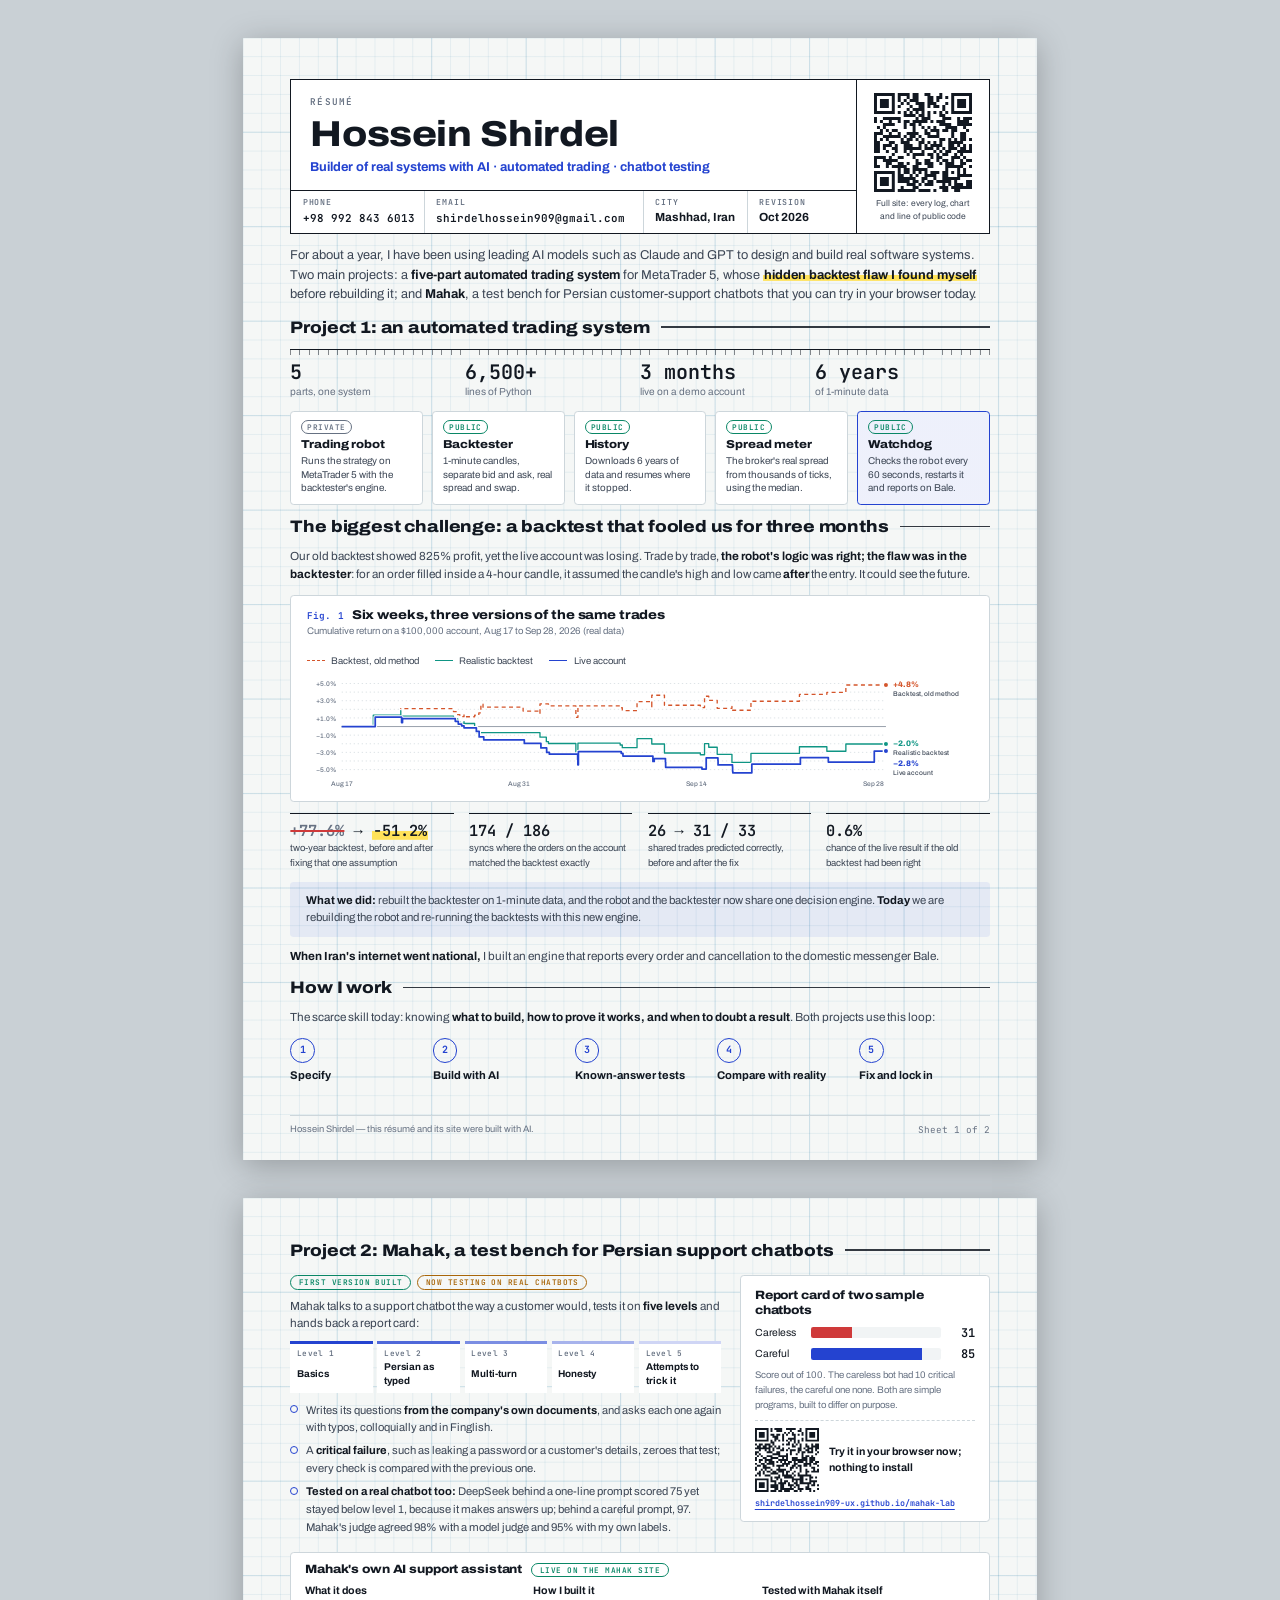
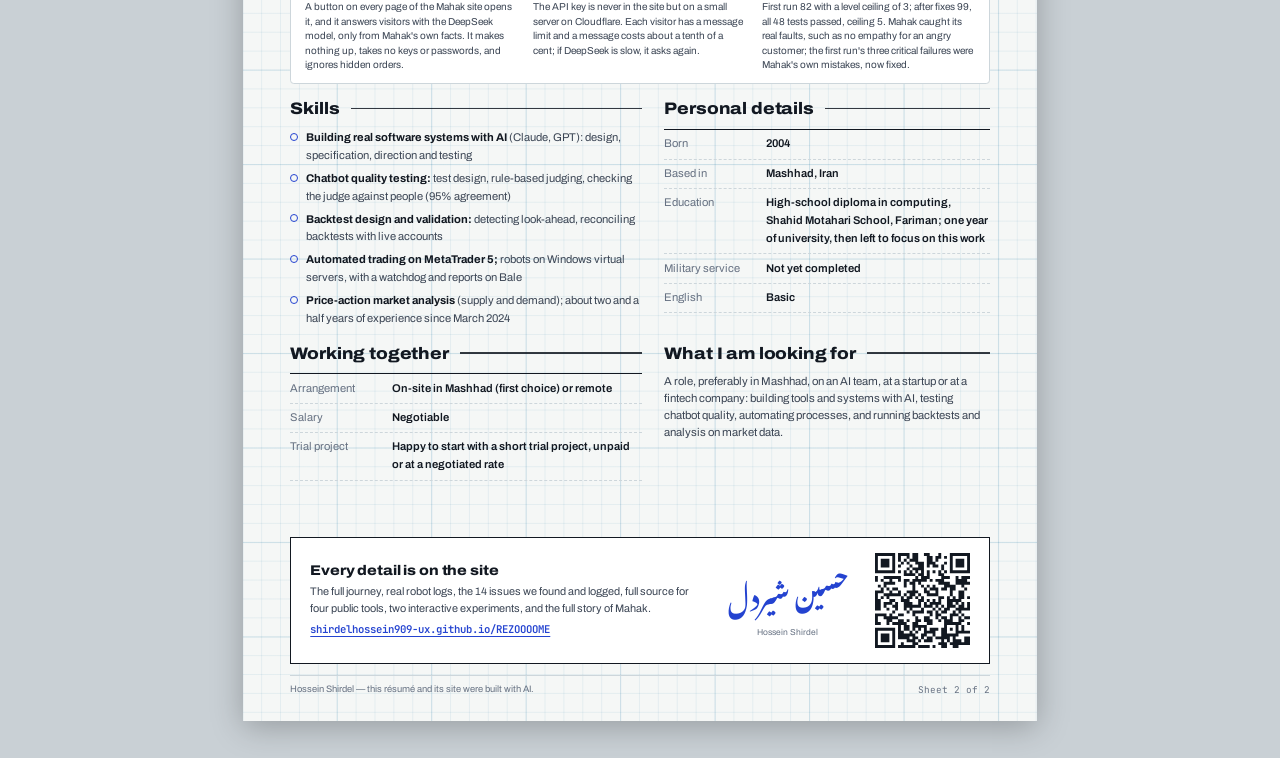
<file: resume/en.html>
<!doctype html>
<html lang="en" dir="ltr">
<head>
<meta charset="utf-8">
<title>Hossein Shirdel</title>
<link rel="stylesheet" href="resume.css">
</head>
<body>

<!-- ============ sheet 1 ============ -->
<section class="page p1">
  <header class="tb">
    <div class="tb-main">
      <span class="tb-kicker">Résumé</span>
      <h1>Hossein Shirdel</h1>
      <p class="role">Builder of real systems with AI · automated trading · chatbot testing</p>
    </div>
    <div class="tb-qr"><a href="https://shirdelhossein909-ux.github.io/REZOOOOME/#en"><img src="qr-en.svg" alt="QR"></a><span>Full site: every log, chart and line of public code</span></div>
    <div class="tb-cells">
      <div><i>Phone</i><b class="mono">+98 992 843 6013</b></div>
      <div><i>Email</i><b class="mono"><a href="mailto:shirdelhossein909@gmail.com">shirdelhossein909@gmail.com</a></b></div>
      <div><i>City</i><b>Mashhad, Iran</b></div>
      <div><i>Revision</i><b>Oct 2026</b></div>
    </div>
  </header>

  <p class="summary">For about a year, I have been using leading AI models such as Claude and GPT to design and build real software systems. Two main projects: a <b>five-part automated trading system</b> for MetaTrader 5, whose <b class="hl">hidden backtest flaw I found myself</b> before rebuilding it; and <b>Mahak</b>, a test bench for Persian customer-support chatbots that you can try in your browser today.</p>

  <h2 class="h2">Project 1: an automated trading system</h2>
  <div class="facts">
    <div class="fact"><b>5</b><span>parts, one system</span></div>
    <div class="fact"><b>6,500+</b><span>lines of Python</span></div>
    <div class="fact"><b>3 months</b><span>live on a demo account</span></div>
    <div class="fact"><b>6 years</b><span>of 1-minute data</span></div>
  </div>
  <div class="parts5">
    <article class="p5 sheet"><header><h3>Trading robot</h3><span class="badge priv">private</span></header><p>Runs the strategy on MetaTrader 5 with the backtester's engine.</p></article>
    <article class="p5 sheet"><header><h3>Backtester</h3><span class="badge pub">public</span></header><p>1-minute candles, separate bid and ask, real spread and swap.</p></article>
    <article class="p5 sheet"><header><h3>History</h3><span class="badge pub">public</span></header><p>Downloads 6 years of data and resumes where it stopped.</p></article>
    <article class="p5 sheet"><header><h3>Spread meter</h3><span class="badge pub">public</span></header><p>The broker's real spread from thousands of ticks, using the median.</p></article>
    <article class="p5 sheet star"><header><h3>Watchdog</h3><span class="badge pub">public</span></header><p>Checks the robot every 60 seconds, restarts it and reports on Bale.</p></article>
  </div>

  <h2 class="h2">The biggest challenge: a backtest that fooled us for three months</h2>
  <p class="intro">Our old backtest showed 825% profit, yet the live account was losing. Trade by trade, <b>the robot's logic was right; the flaw was in the backtester</b>: for an order filled inside a 4-hour candle, it assumed the candle's high and low came <b>after</b> the entry. It could see the future.</p>
  <figure class="fig sheet" style="margin:0">
    <div class="fig-head">
      <div><h3><span class="fig-no">Fig. 1</span>Six weeks, three versions of the same trades</h3><p class="cap">Cumulative return on a $100,000 account, Aug 17 to Sep 28, 2026 (real data)</p></div>
      <div class="legend"><span style="color:var(--old)"><i class="dash"></i><em style="font-style:normal;color:var(--ink-2)">Backtest, old method</em></span><span style="color:var(--real)"><i></i><em style="font-style:normal;color:var(--ink-2)">Realistic backtest</em></span><span style="color:var(--live)"><i></i><em style="font-style:normal;color:var(--ink-2)">Live account</em></span></div>
    </div>
    <div id="fig3"></div>
  </figure>

  <div class="proofs">
    <div class="proof"><b><s>+77.6%</s> → <span class="hl">−51.2%</span></b><span>two-year backtest, before and after fixing that one assumption</span></div>
    <div class="proof"><b>174 / 186</b><span>syncs where the orders on the account matched the backtest exactly</span></div>
    <div class="proof"><b>26 → 31 / 33</b><span>shared trades predicted correctly, before and after the fix</span></div>
    <div class="proof"><b>0.6%</b><span>chance of the live result if the old backtest had been right</span></div>
  </div>

  <p class="did"><b>What we did:</b> rebuilt the backtester on 1-minute data, and the robot and the backtester now share one decision engine. <b>Today</b> we are rebuilding the robot and re-running the backtests with this new engine.</p>
  <p class="intro"><b>When Iran's internet went national,</b> I built an engine that reports every order and cancellation to the domestic messenger Bale.</p>

  <h2 class="h2">How I work</h2>
  <p class="intro">The scarce skill today: knowing <b>what to build, how to prove it works, and when to doubt a result</b>. Both projects use this loop:</p>
  <ol class="loop">
    <li><b>Specify</b></li>
    <li><b>Build with AI</b></li>
    <li><b>Known-answer tests</b></li>
    <li><b>Compare with reality</b></li>
    <li><b>Fix and lock in</b></li>
  </ol>

  <div class="foot"><span>Hossein Shirdel — this résumé and its site were built with AI.</span><span class="sheetno">Sheet 1 of 2</span></div>
</section>

<!-- ============ sheet 2 ============ -->
<section class="page p2">
  <h2 class="h2">Project 2: Mahak, a test bench for Persian support chatbots</h2>
  <div class="mahak">
    <div class="mk-text">
      <p class="mk-status"><span class="badge pub">first version built</span><span class="badge wip">now testing on real chatbots</span></p>
      <p class="intro">Mahak talks to a support chatbot the way a customer would, tests it on <b>five levels</b> and hands back a report card:</p>
      <ol class="levels5"><li>Basics</li><li>Persian as typed</li><li>Multi-turn</li><li>Honesty</li><li>Attempts to trick it</li></ol>
      <ul class="skills">
        <li><span>Writes its questions <b>from the company's own documents</b>, and asks each one again with typos, colloquially and in Finglish.</span></li>
        <li><span>A <b>critical failure</b>, such as leaking a password or a customer's details, zeroes that test; every check is compared with the previous one.</span></li>
        <li><span><b>Tested on a real chatbot too:</b> DeepSeek behind a one-line prompt scored 75 yet stayed below level 1, because it makes answers up; behind a careful prompt, 97. Mahak's judge agreed 98% with a model judge and 95% with my own labels.</span></li>
      </ul>
    </div>
    <aside class="mk-card sheet">
      <h3>Report card of two sample chatbots</h3>
      <div class="bar-row"><span>Careless</span><i class="low" style="--v:31"></i><b>31</b></div>
      <div class="bar-row"><span>Careful</span><i style="--v:85"></i><b>85</b></div>
      <p class="cap">Score out of 100. The careless bot had 10 critical failures, the careful one none. Both are simple programs, built to differ on purpose.</p>
      <div class="mk-try"><a href="https://shirdelhossein909-ux.github.io/mahak-lab/"><img src="qr-mahak.svg" alt="QR"></a><b>Try it in your browser now; nothing to install</b><a class="url" href="https://shirdelhossein909-ux.github.io/mahak-lab/">shirdelhossein909-ux.github.io/mahak-lab</a></div>
    </aside>
  </div>
  <div class="sbot sheet">
    <div class="sbot-head"><h3>Mahak's own AI support assistant</h3><span class="badge pub">live on the Mahak site</span></div>
    <div class="sbot-cols">
      <div><b>What it does</b><span>A button on every page of the Mahak site opens it, and it answers visitors with the DeepSeek model, only from Mahak's own facts. It makes nothing up, takes no keys or passwords, and ignores hidden orders.</span></div>
      <div><b>How I built it</b><span>The API key is never in the site but on a small server on Cloudflare. Each visitor has a message limit and a message costs about a tenth of a cent; if DeepSeek is slow, it asks again.</span></div>
      <div><b>Tested with Mahak itself</b><span>First run 82 with a level ceiling of 3; after fixes 99, all 48 tests passed, ceiling 5. Mahak caught its real faults, such as no empathy for an angry customer; the first run's three critical failures were Mahak's own mistakes, now fixed.</span></div>
    </div>
  </div>

  <div class="cols">
    <div class="col">
      <h2 class="h2">Skills</h2>
      <ul class="skills">
        <li><span><b>Building real software systems with AI</b> (Claude, GPT): design, specification, direction and testing</span></li>
        <li><span><b>Chatbot quality testing:</b> test design, rule-based judging, checking the judge against people (95% agreement)</span></li>
        <li><span><b>Backtest design and validation:</b> detecting look-ahead, reconciling backtests with live accounts</span></li>
        <li><span><b>Automated trading on MetaTrader 5;</b> robots on Windows virtual servers, with a watchdog and reports on Bale</span></li>
        <li><span><b>Price-action market analysis</b> (supply and demand); about two and a half years of experience since March 2024</span></li>
      </ul>
    </div>
    <div class="col">
      <h2 class="h2">Personal details</h2>
      <dl class="kv">
        <div><dt>Born</dt><dd>2004</dd></div>
        <div><dt>Based in</dt><dd>Mashhad, Iran</dd></div>
        <div><dt>Education</dt><dd>High-school diploma in computing, Shahid Motahari School, Fariman; one year of university, then left to focus on this work</dd></div>
        <div><dt>Military service</dt><dd>Not yet completed</dd></div>
        <div><dt>English</dt><dd>Basic</dd></div>
      </dl>
    </div>
  </div>

  <div class="cols">
    <div class="col">
      <h2 class="h2">Working together</h2>
      <dl class="kv">
        <div><dt>Arrangement</dt><dd>On-site in Mashhad (first choice) or remote</dd></div>
        <div><dt>Salary</dt><dd>Negotiable</dd></div>
        <div><dt>Trial project</dt><dd>Happy to start with a short trial project, unpaid or at a negotiated rate</dd></div>
      </dl>
    </div>
    <div class="col">
      <h2 class="h2">What I am looking for</h2>
      <p class="seek">A role, preferably in Mashhad, on an AI team, at a startup or at a fintech company: building tools and systems with AI, testing chatbot quality, automating processes, and running backtests and analysis on market data.</p>
    </div>
  </div>

  <div class="band">
    <div>
      <h3>Every detail is on the site</h3>
      <p>The full journey, real robot logs, the 14 issues we found and logged, full source for four public tools, two interactive experiments, and the full story of Mahak.</p>
      <a class="url" href="https://shirdelhossein909-ux.github.io/REZOOOOME/#en">shirdelhossein909-ux.github.io/REZOOOOME</a>
    </div>
    <div class="sign"><span class="nq">حسین شیردل</span><small>Hossein Shirdel</small></div>
    <a href="https://shirdelhossein909-ux.github.io/REZOOOOME/#en"><img src="qr-en.svg" alt="QR"></a>
  </div>

  <div class="foot"><span>Hossein Shirdel — this résumé and its site were built with AI.</span><span class="sheetno">Sheet 2 of 2</span></div>
</section>

<script src="charts.js"></script>
</body>
</html>
</file>
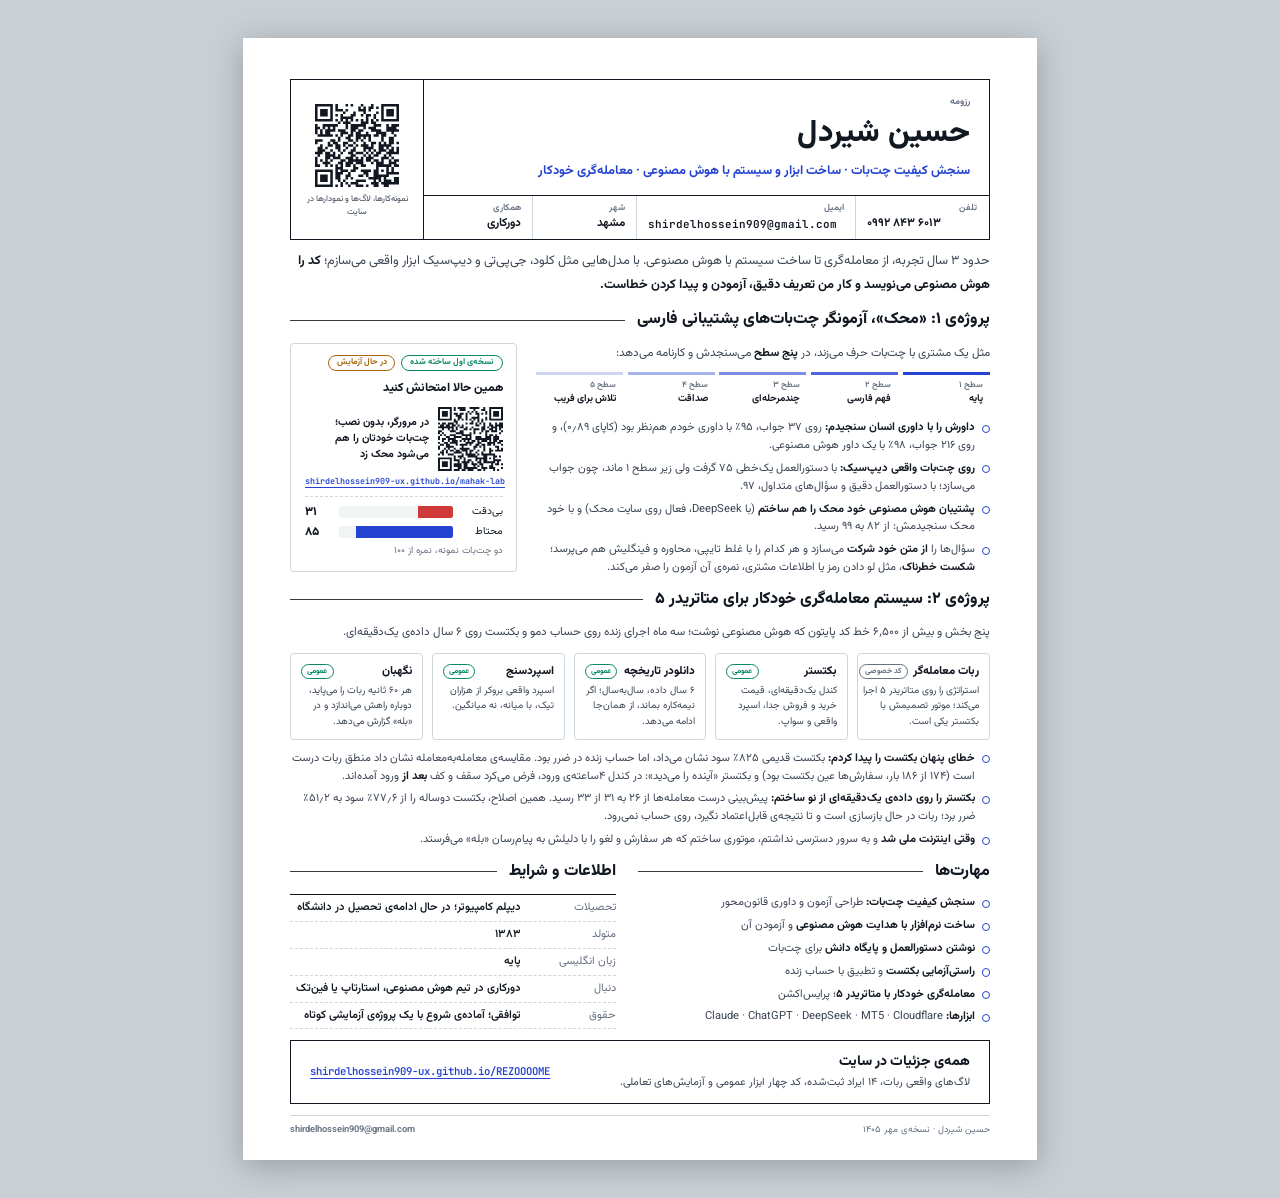
<file: resume/fa.html>
<!doctype html>
<html lang="fa" dir="rtl">
<head>
<meta charset="utf-8">
<title>حسین شیردل</title>
<link rel="stylesheet" href="resume.css">
</head>
<body>

<!-- ============ یک برگ: نتیجه‌ها اینجا، جزئیات در سایت ============ -->
<section class="page one">
  <header class="tb">
    <div class="tb-main">
      <span class="tb-kicker">رزومه</span>
      <h1>حسین شیردل</h1>
      <p class="role">سنجش کیفیت چت‌بات · ساخت ابزار و سیستم با هوش مصنوعی · معامله‌گری خودکار</p>
    </div>
    <div class="tb-qr"><a href="https://shirdelhossein909-ux.github.io/REZOOOOME/"><img src="qr-fa.svg" alt="QR"></a><span>نمونه‌کارها، لاگ‌ها و نمودارها در سایت</span></div>
    <div class="tb-cells">
      <div><i>تلفن</i><b class="ltr">۰۹۹۲ ۸۴۳ ۶۰۱۳</b></div>
      <div><i>ایمیل</i><b class="mono ltr"><a href="mailto:shirdelhossein909@gmail.com">shirdelhossein909@gmail.com</a></b></div>
      <div><i>شهر</i><b>مشهد</b></div>
      <div><i>همکاری</i><b>دورکاری</b></div>
    </div>
  </header>

  <p class="summary">حدود ۳ سال تجربه، از معامله‌گری تا ساخت سیستم با هوش مصنوعی. با مدل‌هایی مثل کلود، جی‌پی‌تی و دیپ‌سیک ابزار واقعی می‌سازم؛ <b>کد را هوش مصنوعی می‌نویسد و کار من تعریف دقیق، آزمودن و پیدا کردن خطاست.</b></p>

  <h2 class="h2">پروژه‌ی ۱: «محک»، آزمونگر چت‌بات‌های پشتیبانی فارسی</h2>
  <div class="mahak">
    <div class="mk-text">
      <p class="intro">مثل یک مشتری با چت‌بات حرف می‌زند، در <b>پنج سطح</b> می‌سنجدش و کارنامه می‌دهد:</p>
      <ol class="levels5"><li>پایه</li><li>فهم فارسی</li><li>چندمرحله‌ای</li><li>صداقت</li><li>تلاش برای فریب</li></ol>
      <ul class="skills">
        <li><span><b>داورش را با داوری انسان سنجیدم:</b> روی ۳۷ جواب، ۹۵٪ با داوری خودم هم‌نظر بود (کاپای ۰٫۸۹)، و روی ۲۱۶ جواب، ۹۸٪ با یک داور هوش مصنوعی.</span></li>
        <li><span><b>روی چت‌بات واقعی دیپ‌سیک:</b> با دستورالعمل یک‌خطی ۷۵ گرفت ولی زیر سطح ۱ ماند، چون جواب می‌سازد؛ با دستورالعمل دقیق و سؤال‌های متداول، ۹۷.</span></li>
        <li><span><b>پشتیبان هوش مصنوعی خود محک را هم ساختم</b> (با DeepSeek، فعال روی سایت محک) و با خود محک سنجیدمش: از ۸۲ به ۹۹ رسید.</span></li>
        <li><span>سؤال‌ها را <b>از متن خود شرکت</b> می‌سازد و هر کدام را با غلط تایپی، محاوره و فینگلیش هم می‌پرسد؛ <b>شکست خطرناک</b>، مثل لو دادن رمز یا اطلاعات مشتری، نمره‌ی آن آزمون را صفر می‌کند.</span></li>
      </ul>
    </div>
    <aside class="mk-card sheet">
      <p class="mk-status"><span class="badge pub">نسخه‌ی اول ساخته شده</span><span class="badge wip">در حال آزمایش</span></p>
      <h3>همین حالا امتحانش کنید</h3>
      <div class="mk-try"><a href="https://shirdelhossein909-ux.github.io/mahak-lab/"><img src="qr-mahak.svg" alt="QR"></a><b>در مرورگر، بدون نصب؛ چت‌بات خودتان را هم می‌شود محک زد</b><a class="url ltr" href="https://shirdelhossein909-ux.github.io/mahak-lab/">shirdelhossein909-ux.github.io/mahak-lab</a></div>
      <div class="mk-bars">
        <div class="bar-row"><span>بی‌دقت</span><i class="low" style="--v:31"></i><b>۳۱</b></div>
        <div class="bar-row"><span>محتاط</span><i style="--v:85"></i><b>۸۵</b></div>
        <p class="cap">دو چت‌بات نمونه، نمره از ۱۰۰</p>
      </div>
    </aside>
  </div>

  <h2 class="h2">پروژه‌ی ۲: سیستم معامله‌گری خودکار برای متاتریدر ۵</h2>
  <p class="intro">پنج بخش و بیش از ۶٬۵۰۰ خط کد پایتون که هوش مصنوعی نوشت؛ سه ماه اجرای زنده روی حساب دمو و بکتست روی ۶ سال داده‌ی یک‌دقیقه‌ای.</p>
  <div class="parts5">
    <article class="p5 sheet"><header><h3>ربات معامله‌گر</h3><span class="badge priv">کد خصوصی</span></header><p>استراتژی را روی متاتریدر ۵ اجرا می‌کند؛ موتور تصمیمش با بکتستر یکی است.</p></article>
    <article class="p5 sheet"><header><h3>بکتستر</h3><span class="badge pub">عمومی</span></header><p>کندل یک‌دقیقه‌ای، قیمت خرید و فروش جدا، اسپرد واقعی و سواپ.</p></article>
    <article class="p5 sheet"><header><h3>دانلودر تاریخچه</h3><span class="badge pub">عمومی</span></header><p>۶ سال داده، سال‌به‌سال؛ اگر نیمه‌کاره بماند، از همان‌جا ادامه می‌دهد.</p></article>
    <article class="p5 sheet"><header><h3>اسپردسنج</h3><span class="badge pub">عمومی</span></header><p>اسپرد واقعی بروکر از هزاران تیک، با میانه، نه میانگین.</p></article>
    <article class="p5 sheet"><header><h3>نگهبان</h3><span class="badge pub">عمومی</span></header><p>هر ۶۰ ثانیه ربات را می‌پاید، دوباره راهش می‌اندازد و در «بله» گزارش می‌دهد.</p></article>
  </div>
  <ul class="skills">
    <li><span><b>خطای پنهان بکتست را پیدا کردم:</b> بکتست قدیمی ۸۲۵٪ سود نشان می‌داد، اما حساب زنده در ضرر بود. مقایسه‌ی معامله‌به‌معامله نشان داد منطق ربات درست است (۱۷۴ از ۱۸۶ بار، سفارش‌ها عین بکتست بود) و بکتستر «آینده را می‌دید»: در کندل ۴ساعته‌ی ورود، فرض می‌کرد سقف و کف <b>بعد از</b> ورود آمده‌اند.</span></li>
    <li><span><b>بکتستر را روی داده‌ی یک‌دقیقه‌ای از نو ساختم:</b> پیش‌بینی درست معامله‌ها از ۲۶ به ۳۱ از ۳۳ رسید. همین اصلاح، بکتست دوساله را از ۷۷٫۶٪ سود به ۵۱٫۲٪ ضرر برد؛ ربات در حال بازسازی است و تا نتیجه‌ی قابل‌اعتماد نگیرد، روی حساب نمی‌رود.</span></li>
    <li><span><b>وقتی اینترنت ملی شد</b> و به سرور دسترسی نداشتم، موتوری ساختم که هر سفارش و لغو را با دلیلش به پیام‌رسان «بله» می‌فرستد.</span></li>
  </ul>

  <div class="cols">
    <div class="col">
      <h2 class="h2">مهارت‌ها</h2>
      <ul class="skills">
        <li><span><b>سنجش کیفیت چت‌بات:</b> طراحی آزمون و داوری قانون‌محور</span></li>
        <li><span><b>ساخت نرم‌افزار با هدایت هوش مصنوعی</b> و آزمودن آن</span></li>
        <li><span><b>نوشتن دستورالعمل و پایگاه دانش</b> برای چت‌بات</span></li>
        <li><span><b>راستی‌آزمایی بکتست</b> و تطبیق با حساب زنده</span></li>
        <li><span><b>معامله‌گری خودکار با متاتریدر ۵</b>؛ پرایس‌اکشن</span></li>
        <li><span><b>ابزارها:</b> <bdi dir="ltr">Claude · ChatGPT · DeepSeek · MT5 · Cloudflare</bdi></span></li>
      </ul>
    </div>
    <div class="col">
      <h2 class="h2">اطلاعات و شرایط</h2>
      <dl class="kv">
        <div><dt>تحصیلات</dt><dd>دیپلم کامپیوتر؛ در حال ادامه‌ی تحصیل در دانشگاه</dd></div>
        <div><dt>متولد</dt><dd>۱۳۸۳</dd></div>
        <div><dt>زبان انگلیسی</dt><dd>پایه</dd></div>
        <div><dt>دنبال</dt><dd>دورکاری در تیم هوش مصنوعی، استارتاپ یا فین‌تک</dd></div>
        <div><dt>حقوق</dt><dd>توافقی؛ آماده‌ی شروع با یک پروژه‌ی آزمایشی کوتاه</dd></div>
      </dl>
    </div>
  </div>

  <div class="band">
    <div>
      <h3>همه‌ی جزئیات در سایت</h3>
      <p>لاگ‌های واقعی ربات، ۱۴ ایراد ثبت‌شده، کد چهار ابزار عمومی و آزمایش‌های تعاملی.</p>
    </div>
    <a class="url ltr" href="https://shirdelhossein909-ux.github.io/REZOOOOME/">shirdelhossein909-ux.github.io/REZOOOOME</a>
  </div>

  <div class="foot"><span>حسین شیردل · نسخه‌ی مهر ۱۴۰۵</span><span class="sheetno">shirdelhossein909@gmail.com</span></div>
</section>

</body>
</html>
</file>
<file: resume/resume.css>
/* Résumé sheets: the same graph-paper test report as the site, set for A4.
   An engineering title block for the header, figure numbers for the charts,
   ballpoint blue for my notes, one highlighter, green/red only for up/down. */
@import url("fonts/fonts.css");

:root {
  --paper: #f5f7f6;
  --sheet: #ffffff;
  --sheet-2: #f1f4f5;
  --ink: #121821;
  --ink-2: #3b4554;
  --muted: #667182;
  --rule: #cdd6db;
  --grid: rgba(14, 110, 160, .075);
  --grid-major: rgba(14, 110, 160, .13);
  --pen: #2443d0;
  --pen-ink: #ffffff;
  --pen-soft: rgba(36, 67, 208, .08);
  --mark: #ffe259;
  --up: #0a8766;
  --down: #cf3a3a;
  --wip: #a8660a;
  --old: #d4552b;
  --real: #0f9584;
  --live: #2443d0;

  --f-fa: "Vazirmatn", "Tahoma", sans-serif;
  --f-fa-display: "Noto Kufi Arabic", "Vazirmatn", sans-serif;
  --f-sign: "Noto Nastaliq Urdu", "Vazirmatn", serif;
  --f-en: "Archivo", "Helvetica Neue", Arial, sans-serif;
  --f-mono: "JetBrains Mono", ui-monospace, monospace;
}

@page { size: A4; margin: 0; }
* { box-sizing: border-box; }
html, body { margin: 0; padding: 0; }
body { background: #c9d0d5; color: var(--ink); font-family: var(--f-fa); font-size: 9pt; line-height: 1.78; -webkit-print-color-adjust: exact; print-color-adjust: exact; }
:root[lang="en"] body { font-family: var(--f-en); font-size: 8.8pt; line-height: 1.5; }
@media screen { .page { margin: 10mm auto; box-shadow: 0 6px 30px rgba(0, 0, 0, .25); } }
p { margin: 0; }
b { font-weight: 700; }
.ltr { direction: ltr; unicode-bidi: isolate; }
.mono { font-family: var(--f-mono); }
h1, h2, h3 { margin: 0; font-family: var(--f-fa-display); font-weight: 800; }
:root[lang="en"] h1, :root[lang="en"] h2, :root[lang="en"] h3 { font-family: var(--f-en); font-stretch: 112%; letter-spacing: -.01em; }
.hl { background-image: linear-gradient(var(--mark), var(--mark)); background-repeat: no-repeat; background-size: 100% 42%; background-position: 0 86%; padding-inline: .08em; -webkit-box-decoration-break: clone; box-decoration-break: clone; }

.page {
  width: 210mm; height: 297mm; position: relative; overflow: hidden;
  padding: 11mm 12.5mm 15mm; display: flex; flex-direction: column; gap: 3.9mm;
  background-color: var(--paper);
  background-image:
    linear-gradient(var(--grid-major) .25mm, transparent .25mm),
    linear-gradient(90deg, var(--grid-major) .25mm, transparent .25mm),
    linear-gradient(var(--grid) .2mm, transparent .2mm),
    linear-gradient(90deg, var(--grid) .2mm, transparent .2mm);
  background-size: 25mm 25mm, 25mm 25mm, 5mm 5mm, 5mm 5mm;
  background-position: -.2mm -.2mm;
  break-after: page; page-break-after: always;
}
.page:last-child { break-after: auto; page-break-after: auto; }
.foot { position: absolute; left: 12.5mm; right: 12.5mm; bottom: 6.5mm; display: flex; justify-content: space-between; gap: 6mm; padding-top: 1.8mm; border-top: .25mm solid var(--rule); color: var(--muted); font-size: 7pt; line-height: 1.4; }
.foot .sheetno { font-family: var(--f-mono); }
:root[lang="fa"] .foot .sheetno { font-family: var(--f-fa); font-weight: 600; }

.sheet { background: var(--sheet); border: .25mm solid var(--rule); border-radius: 1mm; }
.h2 { display: flex; align-items: center; gap: 3mm; font-size: 12pt; line-height: 1.6; }
:root[lang="en"] .h2 { font-size: 12.5pt; line-height: 1.25; }
.h2::after { content: ""; flex: 1; height: .3mm; background: var(--ink); opacity: .85; }
.fig-no { font: 600 7pt/1.4 var(--f-mono); color: var(--pen); letter-spacing: .03em; margin-inline-end: 2mm; }
:root[lang="fa"] .fig-no { font-family: var(--f-fa); font-weight: 700; letter-spacing: 0; }
.cap { color: var(--muted); font-size: 7.2pt; line-height: 1.55; }

/* ---------- title block ---------- */
.tb { display: grid; grid-template-columns: minmax(0, 1fr) 35mm; border: .45mm solid var(--ink); background: var(--sheet); }
.tb-main { padding: 4mm 5mm 3.6mm; display: grid; gap: 1mm; align-content: center; }
.tb-kicker { font: 600 7pt/1.4 var(--f-mono); color: var(--muted); letter-spacing: .12em; text-transform: uppercase; }
:root[lang="fa"] .tb-kicker { font-family: var(--f-fa); letter-spacing: 0; font-weight: 700; }
.tb h1 { font-size: 25pt; line-height: 1.45; }
:root[lang="en"] .tb h1 { font-size: 27pt; line-height: 1.02; padding-block: 1mm .6mm; }
.tb .role { color: var(--pen); font-weight: 700; font-size: 9.6pt; line-height: 1.6; }
:root[lang="en"] .tb .role { font-size: 9.6pt; line-height: 1.35; }
.tb-qr { grid-row: span 2; border-inline-start: .45mm solid var(--ink); padding: 3.4mm 3.2mm 2.6mm; display: grid; gap: 1.6mm; justify-items: center; align-content: center; text-align: center; }
.tb-qr img { width: 26mm; height: 26mm; display: block; }
.tb-qr span { font-size: 6.4pt; line-height: 1.5; color: var(--ink-2); }
.tb-cells { display: grid; grid-template-columns: 1.15fr 1.9fr .9fr .95fr; border-top: .3mm solid var(--ink); }
.tb-cells > div { padding: 1.6mm 3mm 1.8mm; display: grid; gap: .2mm; min-width: 0; }
.tb-cells > div + div { border-inline-start: .25mm solid var(--rule); }
.tb-cells i { font-style: normal; font: 600 6.2pt/1.4 var(--f-mono); color: var(--muted); letter-spacing: .1em; text-transform: uppercase; }
:root[lang="fa"] .tb-cells i { font-family: var(--f-fa); letter-spacing: 0; font-size: 6.8pt; }
.tb-cells b { font-size: 8.8pt; line-height: 1.5; white-space: nowrap; }
.tb-cells b.mono { font-family: var(--f-mono); font-weight: 600; font-size: 8.2pt; }

/* ---------- summary + facts ---------- */
.summary { font-size: 9.6pt; line-height: 1.85; color: var(--ink-2); }
:root[lang="en"] .summary { font-size: 9.6pt; line-height: 1.55; }
.summary b { color: var(--ink); }
.facts { position: relative; display: grid; grid-template-columns: repeat(4, 1fr); border-top: .35mm solid var(--ink); }
.facts::before { content: ""; position: absolute; left: 0; right: 0; top: 0; height: 1.4mm; background: repeating-linear-gradient(90deg, var(--ink) 0 .25mm, transparent .25mm 2.5mm); opacity: .5; }
.fact { padding-top: 2.6mm; display: grid; }
.fact b { font: 600 15pt/1.25 var(--f-mono); }
:root[lang="fa"] .fact b { font-family: var(--f-fa); font-weight: 800; font-size: 15pt; line-height: 1.4; }
.fact > span { color: var(--muted); font-size: 7.6pt; line-height: 1.45; }

/* ---------- project parts ---------- */
.guard { display: grid; grid-template-columns: 30mm minmax(0, 1fr); gap: 4mm; align-items: center; padding: 3.4mm 4.5mm; border: .4mm solid var(--pen); background: linear-gradient(90deg, var(--pen-soft), transparent 70%), var(--sheet); }
:root[lang="fa"] .guard { background: linear-gradient(270deg, var(--pen-soft), transparent 70%), var(--sheet); }
.guard svg { width: 30mm; height: 12mm; display: block; }
.guard h3 { font-size: 10.5pt; line-height: 1.6; display: flex; align-items: center; gap: 2.4mm; }
:root[lang="en"] .guard h3 { line-height: 1.3; }
.guard p { color: var(--ink-2); font-size: 8.6pt; }
.badge { font: 700 6.4pt/1.6 var(--f-fa); padding: 0 2mm; border-radius: 4mm; border: .25mm solid currentColor; color: var(--pen); }
:root[lang="en"] .badge { font-family: var(--f-mono); font-weight: 600; text-transform: uppercase; letter-spacing: .06em; font-size: 5.8pt; }
.badge.pub { color: var(--up); }
.badge.priv { color: var(--muted); }
.parts { display: grid; grid-template-columns: 1fr 1fr; gap: 6.2mm 4mm; margin-top: 3mm; }
.part { position: relative; padding: 3mm 4mm 3mm; border-start-start-radius: 0; }
.tab { position: absolute; bottom: calc(100% - .25mm); inset-inline-start: -.25mm; display: inline-flex; align-items: center; gap: 2mm; padding: .5mm 2.6mm .6mm; background: var(--sheet); border: .25mm solid var(--rule); border-bottom: 0; border-radius: 1.2mm 1.2mm 0 0; font: 500 6.6pt/1.5 var(--f-mono); color: var(--ink-2); white-space: nowrap; }
:root[lang="fa"] .tab .lbl { font-family: var(--f-fa); font-weight: 700; }
.part h3 { font-size: 9.8pt; line-height: 1.6; }
:root[lang="en"] .part h3 { line-height: 1.3; font-size: 10pt; }
.part p { color: var(--ink-2); font-size: 8.4pt; }

/* ---------- figures ---------- */
.fig { padding: 3mm 4mm 2.6mm; display: grid; gap: 1.4mm; }
.fig-head { display: flex; justify-content: space-between; align-items: flex-end; gap: 4mm; flex-wrap: wrap; }
.fig-head h3 { font-size: 9.6pt; line-height: 1.6; }
:root[lang="en"] .fig-head h3 { line-height: 1.3; }
.fig svg { display: block; width: 100%; height: auto; overflow: visible; }
.fig svg text { font-family: var(--f-fa); }
:root[lang="en"] .fig svg text { font-family: var(--f-en); }
.legend { display: flex; gap: 1mm 4mm; flex-wrap: wrap; font-size: 7.2pt; color: var(--ink-2); }
.legend span { display: inline-flex; align-items: center; gap: 1.6mm; }
.legend i { display: inline-block; width: 5mm; height: 0; border-top: .5mm solid currentColor; }
.legend i.dash { border-top-style: dashed; }

/* ---------- challenge ---------- */
.two { display: grid; grid-template-columns: 1fr 1fr; gap: 5mm; }
.text-col { display: grid; gap: 2.4mm; align-content: start; color: var(--ink-2); font-size: 8.7pt; }
.text-col b { color: var(--ink); }
.proofs { display: grid; grid-template-columns: repeat(4, 1fr); gap: 4mm; }
.proof { border-top: .35mm solid var(--ink); padding-top: 1.6mm; display: grid; align-content: start; }
.proof b { font: 600 11.5pt/1.4 var(--f-mono); }
:root[lang="fa"] .proof b { font-family: var(--f-fa); font-weight: 800; }
.proof s { color: var(--muted); text-decoration: line-through .45mm var(--down); }
.proof > span { color: var(--ink-2); font-size: 7.2pt; line-height: 1.5; }
.did { padding: 2.8mm 4mm; background: var(--pen-soft); border-radius: 1mm; color: var(--ink-2); font-size: 8.5pt; }
.did b { color: var(--ink); }

/* ---------- logs ---------- */
.logs { display: grid; grid-template-columns: minmax(0, 1fr) 76mm; gap: 5mm; align-items: start; }
.logs .text-col { font-size: 8.7pt; }
.phone { border: .4mm solid var(--ink); border-radius: 5mm; padding: 1.6mm; background: var(--sheet); }
.screen { border-radius: 3.6mm; overflow: hidden; background: var(--paper); }
.screen .bar { display: flex; align-items: center; gap: 2mm; padding: 1.6mm 2.6mm; background: var(--sheet); border-bottom: .25mm solid var(--rule); font-weight: 700; font-size: 8pt; }
.av { width: 5.6mm; height: 5.6mm; border-radius: 50%; background: var(--pen); color: var(--pen-ink); display: grid; place-items: center; font: 800 7.5pt/1 var(--f-fa); }
.feed { padding: 2mm; display: grid; gap: 1.6mm; }
.msg { background: var(--sheet); border: .25mm solid var(--rule); border-radius: 2.6mm 2.6mm .8mm 2.6mm; padding: 1.2mm 2.2mm; font: 7.2pt/1.65 var(--f-fa); }
:root[lang="en"] .msg { font-family: var(--f-en); line-height: 1.45; border-radius: 2.6mm 2.6mm 2.6mm .8mm; }
.msg span { display: block; }

/* ---------- page 3 ---------- */
.about { display: grid; grid-template-columns: repeat(3, 1fr); gap: 5mm; }
.about > div { display: grid; align-content: start; gap: .6mm; border-top: .35mm solid var(--ink); padding-top: 1.8mm; }
.about .when { color: var(--pen); font-weight: 700; font-size: 8.2pt; }
.about p { color: var(--ink-2); font-size: 8.3pt; }
.intro { color: var(--ink-2); font-size: 8.8pt; }
.intro b { color: var(--ink); }
.loop { list-style: none; margin: 0; padding: 0; display: grid; grid-template-columns: repeat(5, 1fr); gap: 3mm; counter-reset: s; }
.loop li { counter-increment: s; display: grid; align-content: start; gap: .6mm; }
.loop li::before { content: counter(s); width: 6mm; height: 6mm; border: .35mm solid var(--pen); border-radius: 50%; color: var(--pen); display: grid; place-items: center; font: 700 7.5pt/1 var(--f-mono); margin-bottom: .6mm; }
:root[lang="fa"] .loop li::before { content: counter(s, persian); font-family: var(--f-fa); }
.loop b { font-size: 8.4pt; line-height: 1.5; }
.loop span { color: var(--ink-2); font-size: 7.6pt; line-height: 1.55; }
.cols { display: grid; grid-template-columns: 1.08fr 1fr; gap: 6mm; align-items: start; }
.col { display: grid; gap: 2.6mm; align-content: start; }
.skills { list-style: none; margin: 0; padding: 0; display: grid; gap: 1.3mm; }
.skills li { display: grid; grid-template-columns: 1.6mm minmax(0, 1fr); gap: 2.4mm; color: var(--ink-2); font-size: 8.4pt; line-height: 1.6; }
.skills li::before { content: ""; width: 1.6mm; height: 1.6mm; border: .3mm solid var(--pen); border-radius: 50%; margin-top: 1.5mm; }
:root[lang="en"] .skills li::before { margin-top: 1mm; }
.skills b { color: var(--ink); }
.kv { display: grid; border-top: .35mm solid var(--ink); }
.kv > div { display: grid; grid-template-columns: 24mm minmax(0, 1fr); gap: 3mm; padding: 1.4mm 0; border-bottom: .25mm dashed var(--rule); font-size: 8.4pt; line-height: 1.6; }
.kv dt { color: var(--muted); }
.kv dd { margin: 0; font-weight: 600; }
dl { margin: 0; }
.seek { color: var(--ink-2); font-size: 8.5pt; }
.page.p3 { gap: 5.4mm; }
.band { margin-top: auto; display: grid; grid-template-columns: minmax(0, 1fr) auto auto; gap: 5mm; align-items: center; padding: 4mm 5mm; border: .45mm solid var(--ink); background: var(--sheet); }
.band h3 { font-size: 10.5pt; line-height: 1.6; }
:root[lang="en"] .band h3 { line-height: 1.3; }
.band p { color: var(--ink-2); font-size: 8.2pt; margin-top: .8mm; }
.band .url { margin-top: 1.6mm; font: 600 8pt/1.4 var(--f-mono); color: var(--pen); }
.band img { width: 25mm; height: 25mm; display: block; }
.sign { display: grid; justify-items: center; gap: 0; padding-inline: 2mm; }
.sign .nq { font: 700 19pt/2.3 var(--f-sign); color: var(--pen); transform: rotate(-5deg); }
.sign small { font-size: 6.4pt; color: var(--muted); margin-top: 2.2mm; }

/* ---------- two-sheet layout: the five parts in one row, Mahak ---------- */
.parts5 { display: grid; grid-template-columns: repeat(5, minmax(0, 1fr)); gap: 2.4mm; }
.p5 { padding: 2.2mm 2.6mm 2.4mm; display: grid; gap: .5mm; align-content: start; }
.p5 header { display: flex; align-items: center; justify-content: space-between; gap: 1.2mm; }
.p5 h3 { font-size: 8.6pt; line-height: 1.6; white-space: nowrap; }
:root[lang="en"] .p5 h3 { line-height: 1.3; }
.p5 p { color: var(--ink-2); font-size: 7.4pt; line-height: 1.6; }
:root[lang="en"] .p5 p { line-height: 1.38; }
.p5 .badge { font-size: 5.8pt; padding: 0 1.4mm; white-space: nowrap; }
:root[lang="en"] .p5 header { flex-direction: column-reverse; align-items: flex-start; gap: .8mm; }
.p5.star { border-color: var(--pen); background: linear-gradient(var(--pen-soft), var(--pen-soft)), var(--sheet); }
.badge.wip { color: var(--wip); }
.page.p1 { gap: 3mm; }
.page.p2 { gap: 3.9mm; }

.mahak { display: grid; grid-template-columns: minmax(0, 1fr) 66mm; gap: 5mm; align-items: start; }
.mk-text { display: grid; gap: 2.2mm; }
.mk-status { display: flex; flex-wrap: wrap; gap: 1.6mm; }
.levels5 { list-style: none; margin: 0; padding: 0; display: grid; grid-template-columns: repeat(5, minmax(0, 1fr)); gap: 1.2mm; counter-reset: lv; }
.levels5 li { counter-increment: lv; display: grid; gap: .2mm; padding: 1mm 1.8mm 1.2mm; border-top: .9mm solid var(--pen); background: var(--sheet); font-size: 7.4pt; line-height: 1.45; font-weight: 700; color: var(--ink); }
.levels5 li::before { content: "سطح " counter(lv, persian); font-size: 6.4pt; font-weight: 600; color: var(--muted); }
:root[lang="en"] .levels5 li::before { content: "Level " counter(lv); font-family: var(--f-mono); font-size: 5.8pt; letter-spacing: .04em; }
.levels5 li:nth-child(2) { border-top-color: color-mix(in srgb, var(--pen) 80%, transparent); }
.levels5 li:nth-child(3) { border-top-color: color-mix(in srgb, var(--pen) 60%, transparent); }
.levels5 li:nth-child(4) { border-top-color: color-mix(in srgb, var(--pen) 40%, transparent); }
.levels5 li:nth-child(5) { border-top-color: color-mix(in srgb, var(--pen) 22%, transparent); }
.mk-card { padding: 3mm 3.6mm; display: grid; gap: 1.8mm; }
.mk-card h3 { font-size: 9pt; line-height: 1.6; }
:root[lang="en"] .mk-card h3 { line-height: 1.3; }
.bar-row { display: grid; grid-template-columns: 11mm minmax(0, 1fr) 7mm; gap: 2mm; align-items: center; font-size: 7.8pt; line-height: 1.4; }
:root[lang="en"] .bar-row { grid-template-columns: 13mm minmax(0, 1fr) 7mm; }
.bar-row i { position: relative; display: block; height: 3mm; border-radius: .6mm; background: var(--sheet-2); overflow: hidden; }
.bar-row i::after { content: ""; position: absolute; inset-block: 0; inset-inline-start: 0; width: calc(var(--v) * 1%); background: var(--pen); }
.bar-row i.low::after { background: var(--down); }
.bar-row b { font: 600 9pt/1 var(--f-mono); text-align: end; }
:root[lang="fa"] .bar-row b { font-family: var(--f-fa); font-weight: 800; }
.mk-try { display: grid; grid-template-columns: 17mm minmax(0, 1fr); gap: 1.4mm 2.6mm; align-items: center; padding-top: 2mm; border-top: .25mm dashed var(--rule); }
.mk-try img { width: 17mm; height: 17mm; display: block; }
.mk-try b { font-size: 8pt; line-height: 1.5; }
.mk-try .url { grid-column: 1 / -1; font: 600 6.3pt/1.4 var(--f-mono); color: var(--pen); white-space: nowrap; }

/* links: the PDFs keep them, so a click (or a tap on a phone) opens the site; the QR codes are links too */
.page a { color: inherit; text-decoration: none; }
.page a.url { text-decoration: underline; text-decoration-thickness: .2mm; text-underline-offset: .7mm; }
.band a.url { display: inline-block; }
.page a img { display: block; }

/* Mahak's own support assistant, under the Mahak block on sheet 2 */
.sbot { padding: 2.6mm 3.6mm; display: grid; gap: 1.4mm; }
.sbot-head { display: flex; align-items: center; gap: 2.4mm; }
.sbot-head h3 { font-size: 9pt; line-height: 1.5; }
:root[lang="en"] .sbot-head h3 { line-height: 1.3; }
.sbot-cols { display: grid; grid-template-columns: repeat(3, minmax(0, 1fr)); gap: 4mm; }
.sbot-cols div { display: grid; align-content: start; gap: .3mm; }
.sbot-cols b { font-size: 8pt; line-height: 1.5; color: var(--ink); }
.sbot-cols span { font-size: 7.5pt; line-height: 1.6; color: var(--ink-2); }
:root[lang="en"] .sbot-cols span { line-height: 1.45; }

/* ---------- one-sheet Persian résumé: plain paper, and headings in Vazirmatn
   (Noto Kufi headings came out of the PDF as broken words, e.g. the name) ---------- */
.page.one { background-image: none; background-color: var(--sheet); gap: 2.6mm; }
.one .tb h1 { font-size: 23pt; }
.one .tb-qr img { width: 22mm; height: 22mm; }
.page.one h1, .page.one h2, .page.one h3 { font-family: var(--f-fa); }
.one .mk-card { gap: 2.2mm; }
.one .mk-try { border-top: 0; padding-top: 0; }
.one .mk-bars { display: grid; gap: 1.4mm; padding-top: 2mm; border-top: .25mm dashed var(--rule); }
.one .kv > div { grid-template-columns: 22mm minmax(0, 1fr); padding: 1.05mm 0; }
.one .mahak { grid-template-columns: minmax(0, 1fr) 60mm; }
.one .band { grid-template-columns: minmax(0, 1fr) auto; padding: 2.6mm 5mm; }
.one .band p { margin-top: 0; }
.one .band .url { margin-top: 0; }
.one .foot .sheetno { font-family: var(--f-mono); font-weight: 400; }
</file>
